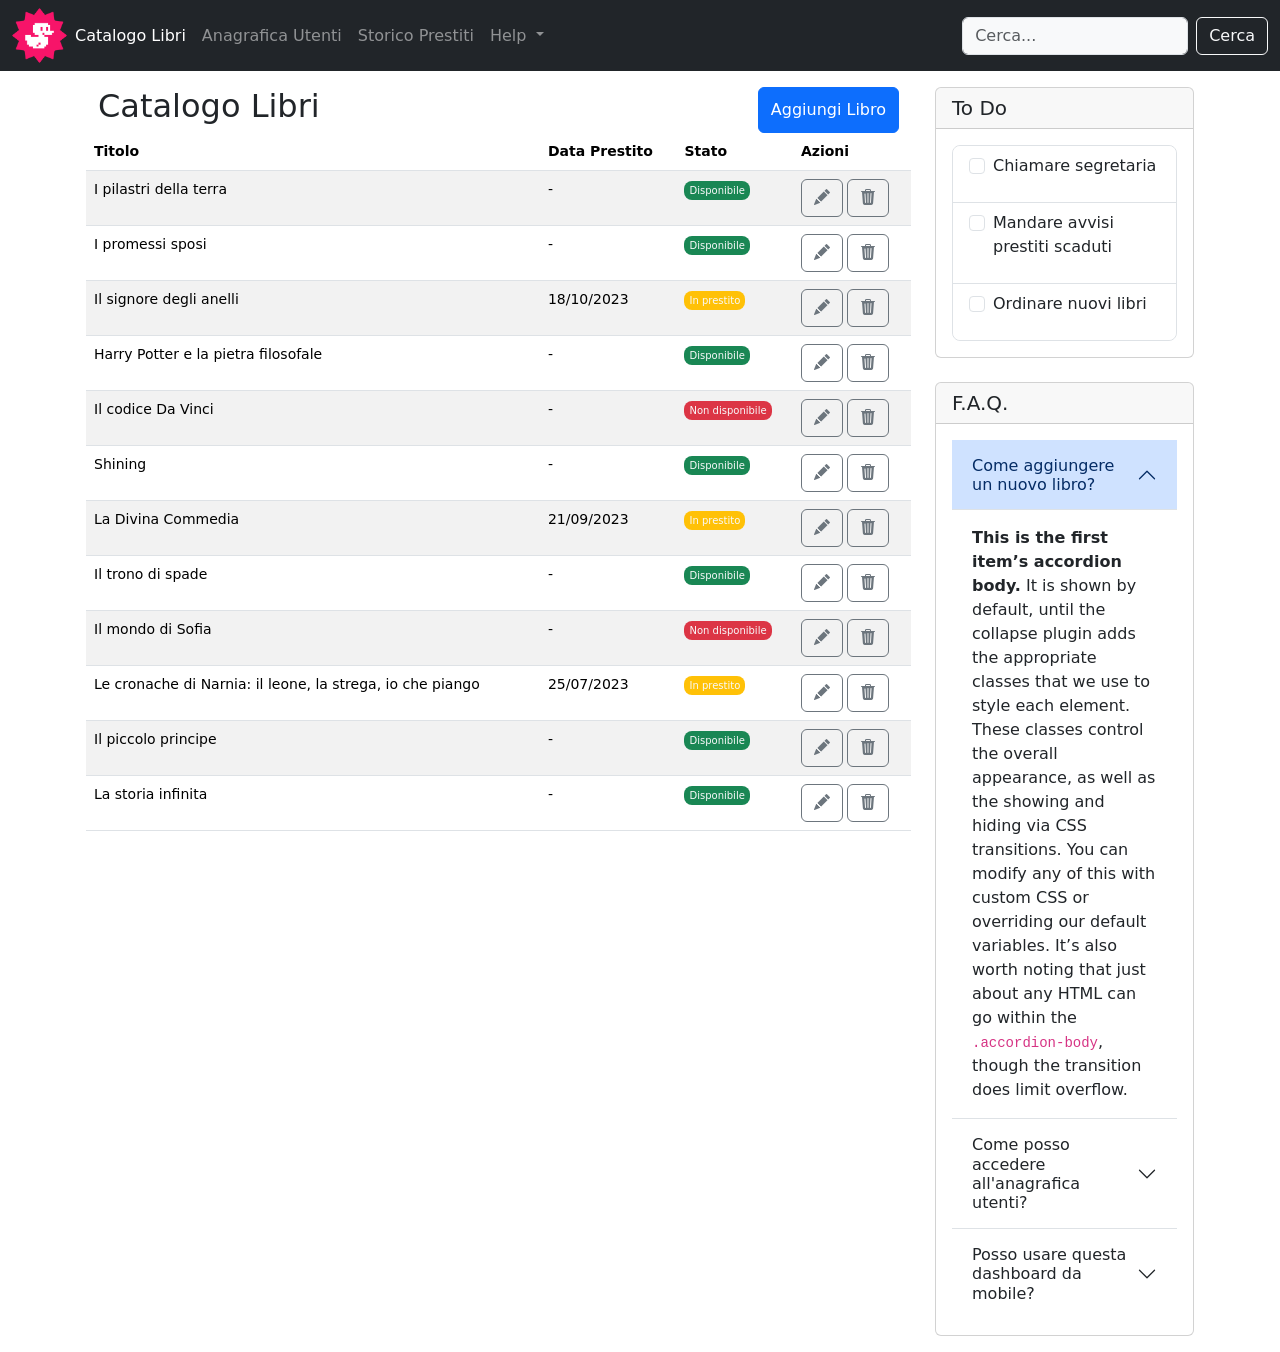
<file: index.html>
<!DOCTYPE html>
<html lang="it">

<head>
    <meta charset="UTF-8">
    <meta name="viewport" content="width=device-width, initial-scale=1.0">
    <title>Library Dashboard</title>

    <link href="https://cdn.jsdelivr.net/npm/bootstrap@5.3.8/dist/css/bootstrap.min.css" rel="stylesheet"
        integrity="sha384-sRIl4kxILFvY47J16cr9ZwB07vP4J8+LH7qKQnuqkuIAvNWLzeN8tE5YBujZqJLB" crossorigin="anonymous">

    <link rel="stylesheet" href="https://cdn.jsdelivr.net/npm/bootstrap-icons@1.11.3/font/bootstrap-icons.min.css">

    <link rel="stylesheet" href="styles/style.css">

    <link rel="stylesheet" href="https://cdn.jsdelivr.net/npm/bootstrap-icons@1.13.3/font/bootstrap-icons.css">


</head>

<body>

    <!-- inserisco navbar-->

    <nav class="navbar navbar-dark navbar-expand-lg bg-dark">
        <div class="container-fluid">
            <img src="img/duck.png" alt="una paperella molto rock'n'roll" class=" duck-logo">
            <button class="navbar-toggler" type="button" data-bs-toggle="collapse"
                data-bs-target="#navbarSupportedContent" aria-controls="navbarSupportedContent" aria-expanded="false"
                aria-label="Toggle navigation">
                <span class="navbar-toggler-icon text-light"></span>
            </button>
            <div class="collapse navbar-collapse" id="navbarSupportedContent">
                <ul class="navbar-nav me-auto mb-2 mb-lg-0">
                    <li class="nav-item">
                        <a class="nav-link active" aria-current="page" href="#">Catalogo Libri</a>
                    </li>
                    <li class="nav-item">
                        <a class="nav-link" href="#">Anagrafica Utenti</a>
                    </li>
                    <li class="nav-item">
                        <a class="nav-link" href="#">Storico Prestiti</a>
                    </li>

                    <li class="nav-item dropdown">
                        <a class="nav-link dropdown-toggle" href="#" role="button" data-bs-toggle="dropdown"
                            aria-expanded="false">
                            Help
                        </a>
                        <ul class="dropdown-menu">
                            <li><a class="dropdown-item" href="#">Summon Tutor</a></li>
                            <li><a class="dropdown-item" href="#">Aiuto del Pubblico</a></li>
                            <li>
                                <hr class="dropdown-divider">
                            </li>
                            <li><a class="dropdown-item" href="#">Arrenditi ora</a></li>
                        </ul>
                    </li>
                    <li class="nav-item">
                        <a class="nav-link disabled" aria-disabled="true"></a>
                    </li>
                </ul>
                <form class="d-flex" role="search">
                    <input class="form-control me-2 bg-light text-" type="search" placeholder="Cerca..."
                        aria-label="Search" />
                    <button class="btn text-light btn-outline-light" type="submit">Cerca</button>
                </form>
            </div>
        </div>
    </nav>

    <main class="main mx-3">

        <div class="wrapper">

            <div class="container p-3">
                <div class="row ">



                    <div class="col-12 col-lg-9">
                        <section class="catalogo">

                            <!-- Aggiungo la grid per il catalogo -->

                            <header class="catalogue-header d-flex">
                                <div class="container-fluid">
                                    <div class="row d-flex justify-content-between">
                                        <div class="col-6">
                                            <h2 class="catalogue-title fw-light">Catalogo Libri</h2>
                                        </div>
                                        <div class="col-6 d-flex justify-content-end">
                                            <!-- button per offcanvas-->
                                              <button class="btn btn-primary" type="button" data-bs-toggle="offcanvas" data-bs-target="#offcanvasRight" aria-controls="offcanvasRight">Aggiungi Libro</button>
                                            <!-- OLD BUTTON CON COLLEGAMENTO PAGINA ----
                                                <a href="new-book.html">
                                                <button class="btn-add bg-primary text-light rounded-2 p-2">
                                                    Aggiungi
                                                    Libro</button></a> -->
                                                </div>
                                                
                                    </div>
                                </div>


                            </header>
                            <!-- inserisco tabella striped + thead-->
                            <table class="table table-striped table-hover table-nowrap text-body-tertiary small">
                                <thead>
                                    <tr>
                                        <th scope="col">#</th>
                                        <th scope="col-sm-4">Titolo</th>
                                        <th scope="col col-md-2 " class="data d-none d-md-table-cell">Data Prestito</th>
                                        <th scope="col- col-md-2">Stato</th>
                                        <th scope="col-sm-2">Azioni</th>
                                    </tr>
                                </thead>
                                <!-- entriamo nel body -->
                                <tbody fw-light>
                                    <!-- row #1-->
                                    <tr>
                                        <th scope="row number .d-none">1</th>
                                        <td class="book-title fw-light">I pilastri della terra</td>
                                        <td class="d-none d-md-table-cell">-</td>
                                        <td><span class="label bg-success rounded-3 text-light">Disponibile</span></td>
                                        <td>
                                            <div d-flex flex-nowrap>
                                                <button type="button" class="btn btn-outline-secondary"><i class="bi bi-pencil-fill text-secondary"></i></button>
                                                <button type="button" class="btn btn-outline-secondary"><i class="bi bi-trash3-fill"></i></button>
                                                
                                            <div>
                                        </td>
                                    </tr>
                                    <!-- row #2 -->
                                    <tr>
                                        <th scope="row number .d-none">2</th>
                                        <td class="book-title fw-light">I promessi sposi</td>
                                        <td class="d-none d-md-table-cell">-</td>
                                        <td><span class="label bg-success rounded-3 text-light">Disponibile</span></td>
                                        <td> 
                                             <div d-flex flex-nowrap>
                                                <button type="button" class="btn btn-outline-secondary"><i class="bi bi-pencil-fill text-secondary"></i></button>
                                                <button type="button" class="btn btn-outline-secondary"><i class="bi bi-trash3-fill"></i></button>
                                                
                                            <div>
                                        </td>
                                    </tr>
                                    <!-- row #3-->
                                    <tr>
                                        <th scope="row number .d-none">3</th>
                                        <td class="book-title fw-light">Il signore degli anelli</td>
                                        <td class="d-none d-md-table-cell">18/10/2023</td>
                                        <td><span class="label bg-warning rounded-3 text-light">In prestito</span></td>
                                        <td> 
                                             <div d-flex flex-nowrap>
                                                <button type="button" class="btn btn-outline-secondary"><i class="bi bi-pencil-fill text-secondary"></i></button>
                                                <button type="button" class="btn btn-outline-secondary"><i class="bi bi-trash3-fill"></i></button>
                                                
                                            <div>
                                        </td>
                                    </tr>
                                    <!-- row #4-->
                                    <tr>
                                        <th scope="row number .d-none">4</th>
                                        <td td class="book-title fw-light">Harry Potter e la pietra filosofale</td>
                                        <td class="d-none d-md-table-cell">-</td>
                                        <td><span class="label bg-success rounded-3 text-light">Disponibile</span></td>
                                        <td> 
                                             <div d-flex flex-nowrap>
                                                <button type="button" class="btn btn-outline-secondary"><i class="bi bi-pencil-fill text-secondary"></i></button>
                                                <button type="button" class="btn btn-outline-secondary"><i class="bi bi-trash3-fill"></i></button>
                                            <div>
                                        </td>
                                    </tr>
                                    <!-- row #5-->
                                    <tr>
                                        <th scope="row number .d-none">5</th>
                                        <td class="book-title fw-light">Il codice Da Vinci</td>
                                        <td class="d-none d-md-table-cell">-</td>
                                        <td><span class="label bg-danger rounded-3 text-light">Non disponibile</span>
                                        </td>
                                        <td> 
                                             <div d-flex flex-nowrap>
                                                <button type="button" class="btn btn-outline-secondary"><i class="bi bi-pencil-fill text-secondary"></i></button>
                                                <button type="button" class="btn btn-outline-secondary"><i class="bi bi-trash3-fill"></i></button>
                                                
                                            <div>
                                        </td>
                                    </tr>
                                    <!-- #row6 -->
                                    <tr>
                                        <th scope="row number .d-none">6</th>
                                        <td class="book-title fw-light">Shining</td>
                                        <td class="d-none d-md-table-cell">-</td>
                                        <td><span class="label bg-success rounded-3 text-light">Disponibile</span></td>
                                        <td>
                                             <div d-flex flex-nowrap>
                                                <button type="button" class="btn btn-outline-secondary"><i class="bi bi-pencil-fill text-secondary"></i></button>
                                                <button type="button" class="btn btn-outline-secondary"><i class="bi bi-trash3-fill"></i></button>
                                                
                                            <div>
                                        </td>
                                    </tr>
                                    <!-- row #7-->
                                    <tr>
                                        <th scope="row number .d-none">7</th>
                                        <td class="book-title fw-light">La Divina Commedia</td>
                                        <td class="d-none d-md-table-cell">21/09/2023</td>
                                        <td><span class="label bg-warning rounded-3 text-light">In prestito</span></td>
                                        <td>
                                             <div d-flex flex-nowrap>
                                                <button type="button" class="btn btn-outline-secondary"><i class="bi bi-pencil-fill text-secondary"></i></button>
                                                <button type="button" class="btn btn-outline-secondary"><i class="bi bi-trash3-fill"></i></button>
                                                
                                            <div>
                                        </td>
                                    </tr>
                                    <!-- row #8 -->
                                    <tr>
                                        <th scope="row number .d-none">8</th>
                                        <td class="book-title fw-light">Il trono di spade</td>
                                        <td class="d-none d-md-table-cell">-</td>
                                        <td><span class="label bg-success rounded-3 text-light">Disponibile</span></td>
                                        <td>
                                             <div d-flex flex-nowrap>
                                                <button type="button" class="btn btn-outline-secondary"><i class="bi bi-pencil-fill text-secondary"></i></button>
                                                <button type="button" class="btn btn-outline-secondary"><i class="bi bi-trash3-fill"></i></button>
                                                
                                            <div>
                                        </td>
                                    </tr>
                                    <!-- row #9 -->
                                    <tr>
                                        <th scope="row number .d-none">5</th>
                                        <td class="book-title fw-light">Il mondo di Sofia</td>
                                        <td class="d-none d-md-table-cell">-</td>
                                        <td><span class="label bg-danger rounded-3 text-light">Non disponibile</span>
                                        </td>
                                        <td>
                                             <div d-flex flex-nowrap>
                                                <button type="button" class="btn btn-outline-secondary"><i class="bi bi-pencil-fill text-secondary"></i></button>
                                                <button type="button" class="btn btn-outline-secondary"><i class="bi bi-trash3-fill"></i></button>
                                                
                                            <div>
                                        </td>
                                    </tr>
                                    <!--row #10-->
                                    <tr>
                                        <th scope="row number .d-none">9</th>
                                        <td class="book-title fw-light">Le cronache di Narnia: il leone, la strega, io
                                            che
                                            piango</td>
                                        <td class="d-none d-md-table-cell">25/07/2023</td>
                                        <td><span class="label bg-warning rounded-3 text-light">In prestito</span></td>
                                        <td>
                                             <div d-flex flex-nowrap>
                                                <button type="button" class="btn btn-outline-secondary"><i class="bi bi-pencil-fill text-secondary"></i></button>
                                                <button type="button" class="btn btn-outline-secondary"><i class="bi bi-trash3-fill"></i></button>
                                                
                                            <div>
                                        </td>
                                    </tr>
                                    <!-- row #11-->
                                    <tr>
                                        <th scope="row number .d-none">10</th>
                                        <td class="fw-light">Il piccolo principe</td>
                                        <td class="d-none d-md-table-cell">-</td>
                                        <td><span class="label bg-success rounded-3 text-light">Disponibile</span></td>
                                        <td>
                                             <div d-flex flex-nowrap>
                                                <button type="button" class="btn btn-outline-secondary"><i class="bi bi-pencil-fill text-secondary"></i></button>
                                                <button type="button" class="btn btn-outline-secondary"><i class="bi bi-trash3-fill"></i></button>
                                                
                                            <div>
                                        </td>
                                    </tr>
                                    <!-- row #12 -->
                                    <tr>
                                        <th scope="row number .d-none">11</th>
                                        <td class="book-title fw-light">La storia infinita</td>
                                        <td class="d-none d-md-table-cell">-</td>
                                        <td><span class="label bg-success rounded-3 text-light">Disponibile</span></td>
                                        <td>
                                             <div d-flex flex-nowrap>
                                                <button type="button" class="btn btn-outline-secondary"><i class="bi bi-pencil-fill text-secondary"></i></button>
                                                <button type="button" class="btn btn-outline-secondary"><i class="bi bi-trash3-fill"></i></button>
                                                
                                            <div>
                                        </td>
                                    </tr>

                                </tbody>
                            </table>


                        </section>
                    </div>
                    <div class="col-12 col-lg-3">
                        <!-- Inseriamo le card; la prima la faccio con la lista in cui vado a indentare il form checklist-->
                        <section class="to-do">



                            <div class="card mx-0 p-0 mb-4">
                                <!-- header -->
                                <div class="card-header h5 tw-light">
                                    To Do
                                </div>
                                <!-- card body con lista -->
                                <div class="card-body tw-light">
                                    <ul class="list-group list-group-flush border rounded-3 ">
                                        <li class="list-group-item ">
                                            <div class="mb-3 form-check">
                                                <input type="checkbox" class="form-check-input" id="exampleCheck1">
                                                <label class="form-check-label" for="exampleCheck1">Chiamare
                                                    segretaria</label>
                                            </div>
                                        </li>
                                        <li class="list-group-item">
                                            <div class="mb-3 form-check">
                                                <input type="checkbox" class="form-check-input" id="exampleCheck1">
                                                <label class="form-check-label" for="exampleCheck1">Mandare
                                                    avvisi
                                                    prestiti scaduti</label>
                                            </div>
                                        </li>
                                        <li class="list-group-item">
                                            <div class="mb-3 form-check">
                                                <input type="checkbox" class="form-check-input" id="exampleCheck1">
                                                <label class="form-check-label" for="exampleCheck1">Ordinare
                                                    nuovi
                                                    libri</label>
                                            </div>
                                        </li>
                                    </ul>
                                </div>
                            </div>

                        </section>

                        <!-- nuova class con accordion-->

                        <section class="faq">
                            <div class="card mx-0 p-0">
                                <!-- header -->
                                <div class="card-header h5 tw-light">
                                    F.A.Q.
                                </div>
                                <!-- card body con lista -->
                                <div class="card-body tw-light">
                                    <div class="accordion accordion-flush" id="accordion-sbarazzino">
                                        <div class="accordion-item">
                                            <h2 class="accordion-header">
                                                <button class="accordion-button" type="button" data-bs-toggle="collapse"
                                                    data-bs-target="#collapseOne" aria-expanded="false"
                                                    aria-controls="collapseOne">
                                                    Come aggiungere un nuovo libro?
                                                </button>
                                            </h2>
                                            <div id="collapseOne" class="accordion-collapse collapse show"
                                                data-bs-parent="#accordionExample">
                                                <div class="accordion-body">
                                                    <strong>This is the first item’s accordion body.</strong> It is
                                                    shown by
                                                    default, until the collapse plugin adds the appropriate classes that
                                                    we use to
                                                    style each element. These classes control the overall appearance, as
                                                    well as the
                                                    showing and hiding via CSS transitions. You can modify any of this
                                                    with custom
                                                    CSS or overriding our default variables. It’s also worth noting that
                                                    just about
                                                    any HTML can go within the <code>.accordion-body</code>, though the
                                                    transition
                                                    does limit overflow.
                                                </div>
                                            </div>
                                        </div>
                                        <div class="accordion-item">
                                            <h2 class="accordion-header">
                                                <button class="accordion-button collapsed" type="button"
                                                    data-bs-toggle="collapse" data-bs-target="#collapseTwo"
                                                    aria-expanded="false" aria-controls="collapseTwo">
                                                    Come posso accedere all'anagrafica utenti?
                                                </button>
                                            </h2>
                                            <div id="collapseTwo" class="accordion-collapse collapse"
                                                data-bs-parent="#accordionExample">
                                                <div class="accordion-body">
                                                    <strong>This is the second item’s accordion body.</strong> It is
                                                    hidden by
                                                    default, until the collapse plugin adds the appropriate classes that
                                                    we use to
                                                    style each element. These classes control the overall appearance, as
                                                    well as the
                                                    showing and hiding via CSS transitions. You can modify any of this
                                                    with custom
                                                    CSS or overriding our default variables. It’s also worth noting that
                                                    just about
                                                    any HTML can go within the <code>.accordion-body</code>, though the
                                                    transition
                                                    does limit overflow.
                                                </div>
                                            </div>
                                        </div>
                                        <div class="accordion-item">
                                            <h2 class="accordion-header">
                                                <button class="accordion-button collapsed" type="button"
                                                    data-bs-toggle="collapse" data-bs-target="#collapseThree"
                                                    aria-expanded="false" aria-controls="collapseThree">
                                                    Posso usare questa dashboard da mobile?
                                                </button>
                                            </h2>
                                            <div id="collapseThree" class="accordion-collapse collapse"
                                                data-bs-parent="#accordionExample">
                                                <div class="accordion-body">
                                                    <strong>This is the third item’s accordion body.</strong> It is
                                                    hidden by
                                                    default, until the collapse plugin adds the appropriate classes that
                                                    we use to
                                                    style each element. These classes control the overall appearance, as
                                                    well as the
                                                    showing and hiding via CSS transitions. You can modify any of this
                                                    with custom
                                                    CSS or overriding our default variables. It’s also worth noting that
                                                    just about
                                                    any HTML can go within the <code>.accordion-body</code>, though the
                                                    transition
                                                    does limit overflow.
                                                </div>
                                            </div>
                                        </div>
                                    </div>
                                </div>
                            </div>





                        </section>
                    </div>
                </div>
    </main>


    <!-- Provo a inserire l'off-canvas -->
 

    <div class="offcanvas offcanvas-end w-75" tabindex="-1" id="offcanvasRight" aria-labelledby="offcanvasRightLabel">
        <div class="offcanvas-header">
            <h2 id="offcanvasRightLabel">Nuovo Libro</h2>
            <button type="button" class="btn-close text-reset" data-bs-dismiss="offcanvas" aria-label="Close"></button>
        </div>
        <div class="offcanvas-body">
            
        <section class="book-form">

            <div class="wrapper">

                <form>
                    <!-- struttura a row-->
                    <div class="container">
                        <div class="row border border-0 border-bottom border-2 pb-4">
                            <!-- inserisco 2*input text con col-6 nome autore + cognome autore-->
                            <div class="col-6 mb-3">
                                <label for="author-name" class="form-label">Nome Autore</label>
                                <input required type="text" class="form-control" id="author-name"
                                    placeholder="Inserisci il nome dell'autore" aria-describedby="emailHelp">
                            </div>
                            <div class="col-6 mb-3">
                                <label required for="author-surname" class="form-label">Cognome Autore</label>
                                <input type="text" class="form-control" id="author-surname"
                                    placeholder="Inserisci il cognnome dell'autore" aria-describedby="emailHelp">
                            </div>


                            <!-- inserisco 1*input text con col-12 e testo chiarificatore-->
                            <div class="col-12 mb-3">
                                <label for="title" class="form-label">Titolo</label>
                                <input required type="text" class="form-control" id="title"
                                    placeholder="Inserisci il titolo del libro" aria-describedby="emailHelp">
                                <div id="title-instructions" class="form-text">Titolo versione italiana</div>
                            </div>
                            <!--Inserisco 1*select + 2* input text con col-sm-12 e col-lg-4-->
                            <div class="col-12 col-lg-4 mb-3">
                                <label for="select-genre" class="form-label">Genere</label>
                                <select disabled class="form-select" aria-label="Disabled select example">
                                    <option selected>Scegli il genere</option>
                                    <option value="1">Fantasy</option>
                                    <option value="2">Thriller</option>
                                    <option value="3">Romantico</option>
                                </select>
                            </div>
                            <div class="col-12 col-lg-4 mb-3">
                                <label for="published-year" class="form-label">Anno di pubblicazione</label>
                                <input type="text" class="form-control" id="published-year"
                                    placeholder="Inserisci l'anno" aria-describedby="emailHelp">
                            </div>
                            <div class="col-12 col-lg-4 mb-3">
                                <label for="ISBN#" class="form-label">ISBN#</label>
                                <input required type="text" class="form-control" id="ISBN#"
                                    placeholder="Inserisci il codice ISBN#" aria-describedby="emailHelp">
                            </div>
                        </div>
                        <!-- Inserisco text-area con w-100-->
                        <form>
                            <div class="container mt-3">
                                <div class="row">
                                    <label for="text-area" class="form-label">Note</label>
                                    <div class="form-floating">
                                        <textarea class="form-control" placeholder="Inserisci eventuali note sul libro" id="text-area" style="height: 100px"></textarea>
                                        <label class="ms-2" for="text-area">Inserisci eventuali note sul libro
                                        </label>
                                    </div>

                                </div>
                            </div>

                        

                        <!-- checkbox -->
                        <div class="container pt-4">
                            <div class="mb-5 form-check ">
                                <input type="checkbox" class="form-check-input" id="check-btn">
                                <label class="form-check-label" for="exampleCheck1">Disponibile anche in digitale</label>
                            </div>
                            <!-- button -->
                            <button type="submit" class="btn btn-primary">Submit</button>
                        </div>
                        </form>
                    </div>
                </form>
            </div>
        </section>
        </div>
    </div>

    <script src="https://cdn.jsdelivr.net/npm/bootstrap@5.3.8/dist/js/bootstrap.bundle.min.js"
        integrity="sha384-FKyoEForCGlyvwx9Hj09JcYn3nv7wiPVlz7YYwJrWVcXK/BmnVDxM+D2scQbITxI"
        crossorigin="anonymous"></script>
</body>



</html>
</file>
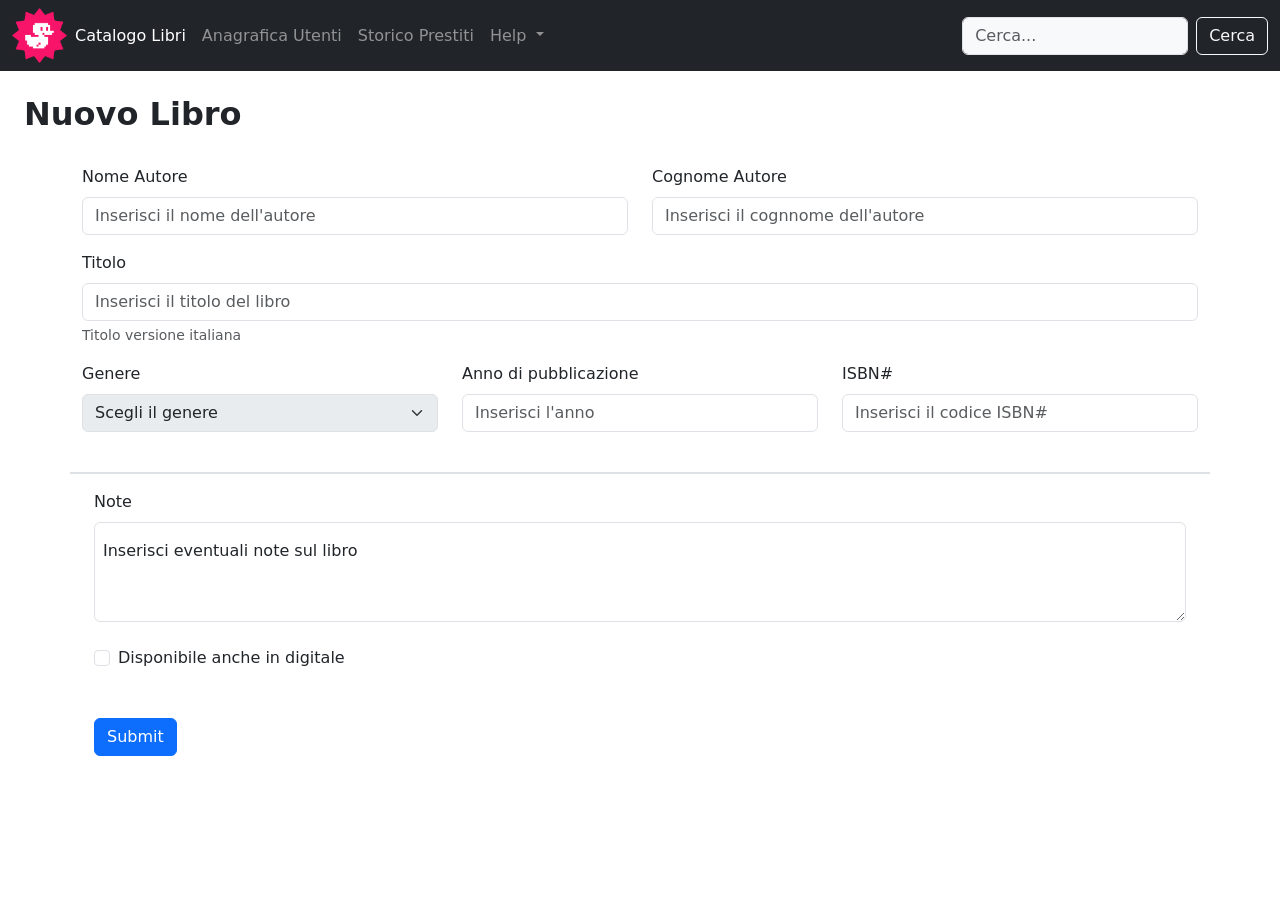
<file: new-book.html>
<!DOCTYPE html>
<html lang="it">

<head>
    <meta charset="UTF-8">
    <meta name="viewport" content="width=device-width, initial-scale=1.0">
    <title>Aggiungi Libro</title>

    <link href="https://cdn.jsdelivr.net/npm/bootstrap@5.3.8/dist/css/bootstrap.min.css" rel="stylesheet"
        integrity="sha384-sRIl4kxILFvY47J16cr9ZwB07vP4J8+LH7qKQnuqkuIAvNWLzeN8tE5YBujZqJLB" crossorigin="anonymous">

    <link rel="stylesheet" href="styles/style.css">

    <link rel="stylesheet" href="https://cdn.jsdelivr.net/npm/bootstrap-icons@1.13.3/font/bootstrap-icons.css">


</head>

<body>
    <!-- inserisco navbar-->

    <nav class="navbar navbar-expand-lg bg-dark">
        <div class="container-fluid">
            <img src="img/duck.png" alt="una paperella molto rock'n'roll" class=" duck-logo">
            <button class="navbar-toggler" type="button" data-bs-toggle="collapse"
                data-bs-target="#navbarSupportedContent" aria-controls="navbarSupportedContent" aria-expanded="false"
                aria-label="Toggle navigation">
                <span class="navbar-toggler-icon text-light">
                    <svg xmlns="http://www.w3.org/2000/svg" width="16" height="16" fill="#fff" class="bi bi-list"
                        viewBox="0 0 16 16">
                        <path fill-rule="evenodd"
                            d="M2.5 12a.5.5 0 0 1 .5-.5h10a.5.5 0 0 1 0 1H3a.5.5 0 0 1-.5-.5m0-4a.5.5 0 0 1 .5-.5h10a.5.5 0 0 1 0 1H3a.5.5 0 0 1-.5-.5m0-4a.5.5 0 0 1 .5-.5h10a.5.5 0 0 1 0 1H3a.5.5 0 0 1-.5-.5" />
                    </svg>
                </span>
            </button>
            <div class="collapse navbar-collapse" id="navbarSupportedContent">
                <ul class="navbar-nav me-auto mb-2 mb-lg-0">
                    <li class="nav-item">
                        <a class="nav-link active" aria-current="page" href="#">Catalogo Libri</a>
                    </li>
                    <li class="nav-item">
                        <a class="nav-link" href="#">Anagrafica Utenti</a>
                    </li>
                    <li class="nav-item">
                        <a class="nav-link" href="#">Storico Prestiti</a>
                    </li>

                    <li class="nav-item dropdown">
                        <a class="nav-link dropdown-toggle" href="#" role="button" data-bs-toggle="dropdown"
                            aria-expanded="false">
                            Help
                        </a>
                        <ul class="dropdown-menu">
                            <li><a class="dropdown-item" href="#">Summon Tutor</a></li>
                            <li><a class="dropdown-item" href="#">Aiuto del Pubblico</a></li>
                            <li>
                                <hr class="dropdown-divider">
                            </li>
                            <li><a class="dropdown-item" href="#">Arrenditi ora</a></li>
                        </ul>
                    </li>
                    <li class="nav-item">
                        <a class="nav-link disabled" aria-disabled="true"></a>
                    </li>
                </ul>
                <form class="d-flex" role="search">
                    <input class="form-control me-2 bg-light text-" type="search" placeholder="Cerca..."
                        aria-label="Search" />
                    <button class="btn text-light btn-outline-light" type="submit">Cerca</button>
                </form>
            </div>
        </div>
    </nav>


    <!-- dispongo main, in cui andrò a inserire la struttura bootstrap e poi il form con i suoi 
    vari componenti-->
    <main class="main">

        <section class="book-form">
            <header class="header mx-0">
                <h2 class="page-header fw-light fw-bold p-4">
                    Nuovo Libro
                </h2>

            </header>

            <div class="wrapper">

                <form>
                    <!-- struttura a row-->
                    <div class="container">
                        <div class="row border border-0 border-bottom border-2 pb-4">
                            <!-- inserisco 2*input text con col-6 nome autore + cognome autore-->
                            <div class="col-6 mb-3">
                                <label for="author-name" class="form-label">Nome Autore</label>
                                <input required type="text" class="form-control" id="author-name"
                                    placeholder="Inserisci il nome dell'autore" aria-describedby="emailHelp">
                            </div>
                            <div class="col-6 mb-3">
                                <label required for="author-surname" class="form-label">Cognome Autore</label>
                                <input type="text" class="form-control" id="author-surname"
                                    placeholder="Inserisci il cognnome dell'autore" aria-describedby="emailHelp">
                            </div>


                            <!-- inserisco 1*input text con col-12 e testo chiarificatore-->
                            <div class="col-12 mb-3">
                                <label for="title" class="form-label">Titolo</label>
                                <input required type="text" class="form-control" id="title"
                                    placeholder="Inserisci il titolo del libro" aria-describedby="emailHelp">
                                <div id="title-instructions" class="form-text">Titolo versione italiana</div>
                            </div>
                            <!--Inserisco 1*select + 2* input text con col-sm-12 e col-lg-4-->
                            <div class="col-12 col-lg-4 mb-3">
                                <label for="select-genre" class="form-label">Genere</label>
                                <select disabled class="form-select" aria-label="Disabled select example">
                                    <option selected>Scegli il genere</option>
                                    <option value="1">Fantasy</option>
                                    <option value="2">Thriller</option>
                                    <option value="3">Romantico</option>
                                </select>
                            </div>
                            <div class="col-12 col-lg-4 mb-3">
                                <label for="published-year" class="form-label">Anno di pubblicazione</label>
                                <input type="text" class="form-control" id="published-year"
                                    placeholder="Inserisci l'anno" aria-describedby="emailHelp">
                            </div>
                            <div class="col-12 col-lg-4 mb-3">
                                <label for="ISBN#" class="form-label">ISBN#</label>
                                <input required type="text" class="form-control" id="ISBN#"
                                    placeholder="Inserisci il codice ISBN#" aria-describedby="emailHelp">
                            </div>
                        </div>
                        <!-- Inserisco text-area con w-100-->
                        <form>
                            <div class="container mt-3">
                                <div class="row">
                                    <label for="text-area" class="form-label">Note</label>
                                    <div class="form-floating">
                                        <textarea class="form-control" placeholder="Inserisci eventuali note sul libro" id="text-area" style="height: 100px"></textarea>
                                        <label class="ms-2" for="text-area">Inserisci eventuali note sul libro
                                        </label>
                                    </div>

                                </div>
                            </div>

                        

                        <!-- checkbox -->
                        <div class="container pt-4">
                            <div class="mb-5 form-check ">
                                <input type="checkbox" class="form-check-input" id="check-btn">
                                <label class="form-check-label" for="exampleCheck1">Disponibile anche in digitale</label>
                            </div>
                            <!-- button -->
                            <button type="submit" class="btn btn-primary">Submit</button>
                        </div>
                        </form>
                    </div>
                </form>
            </div>
        </section>
    </main>

    <!-- inserisco script bootstrap-->
    <script src="https://cdn.jsdelivr.net/npm/bootstrap@5.3.8/dist/js/bootstrap.bundle.min.js"
        integrity="sha384-FKyoEForCGlyvwx9Hj09JcYn3nv7wiPVlz7YYwJrWVcXK/BmnVDxM+D2scQbITxI"
        crossorigin="anonymous"></script>
</body>

</html>
</file>
<file: styles/style.css>
/* -----Navbar---- */


/* Logo */

img.duck-logo {
    width:55px;
}

/* Navbar text color */

input.form-control {
    --bs-text-opacity: black
}

.navbar-toggler {
    border-color: #FFFFFF;
}

.navbar-nav {
    --bs-navbar-active-color:white;
    --bs-nav-link-color: #909294;
    --bs-nav-link-hover-color: white;
    --bs-nav-link-disabled-color: #909294;
}

/* Catalogo Libri */

.btn-add { 
    border:none;
}

/* Table first row invisible*/

table th:first-child {
    display:none; 
}



/* Label */

.label {
    padding:4px 5px;
    font-size:10px;

}

/* Buttons */
 .btn-edit, .btn-bin {
    border-color: #6C757D;
    
 }

  /* Tutti i td nowrap, tranne .title */
 
 td:not(.book-title) {
    white-space: nowrap;
 }

 /* To do list*/
</file>
